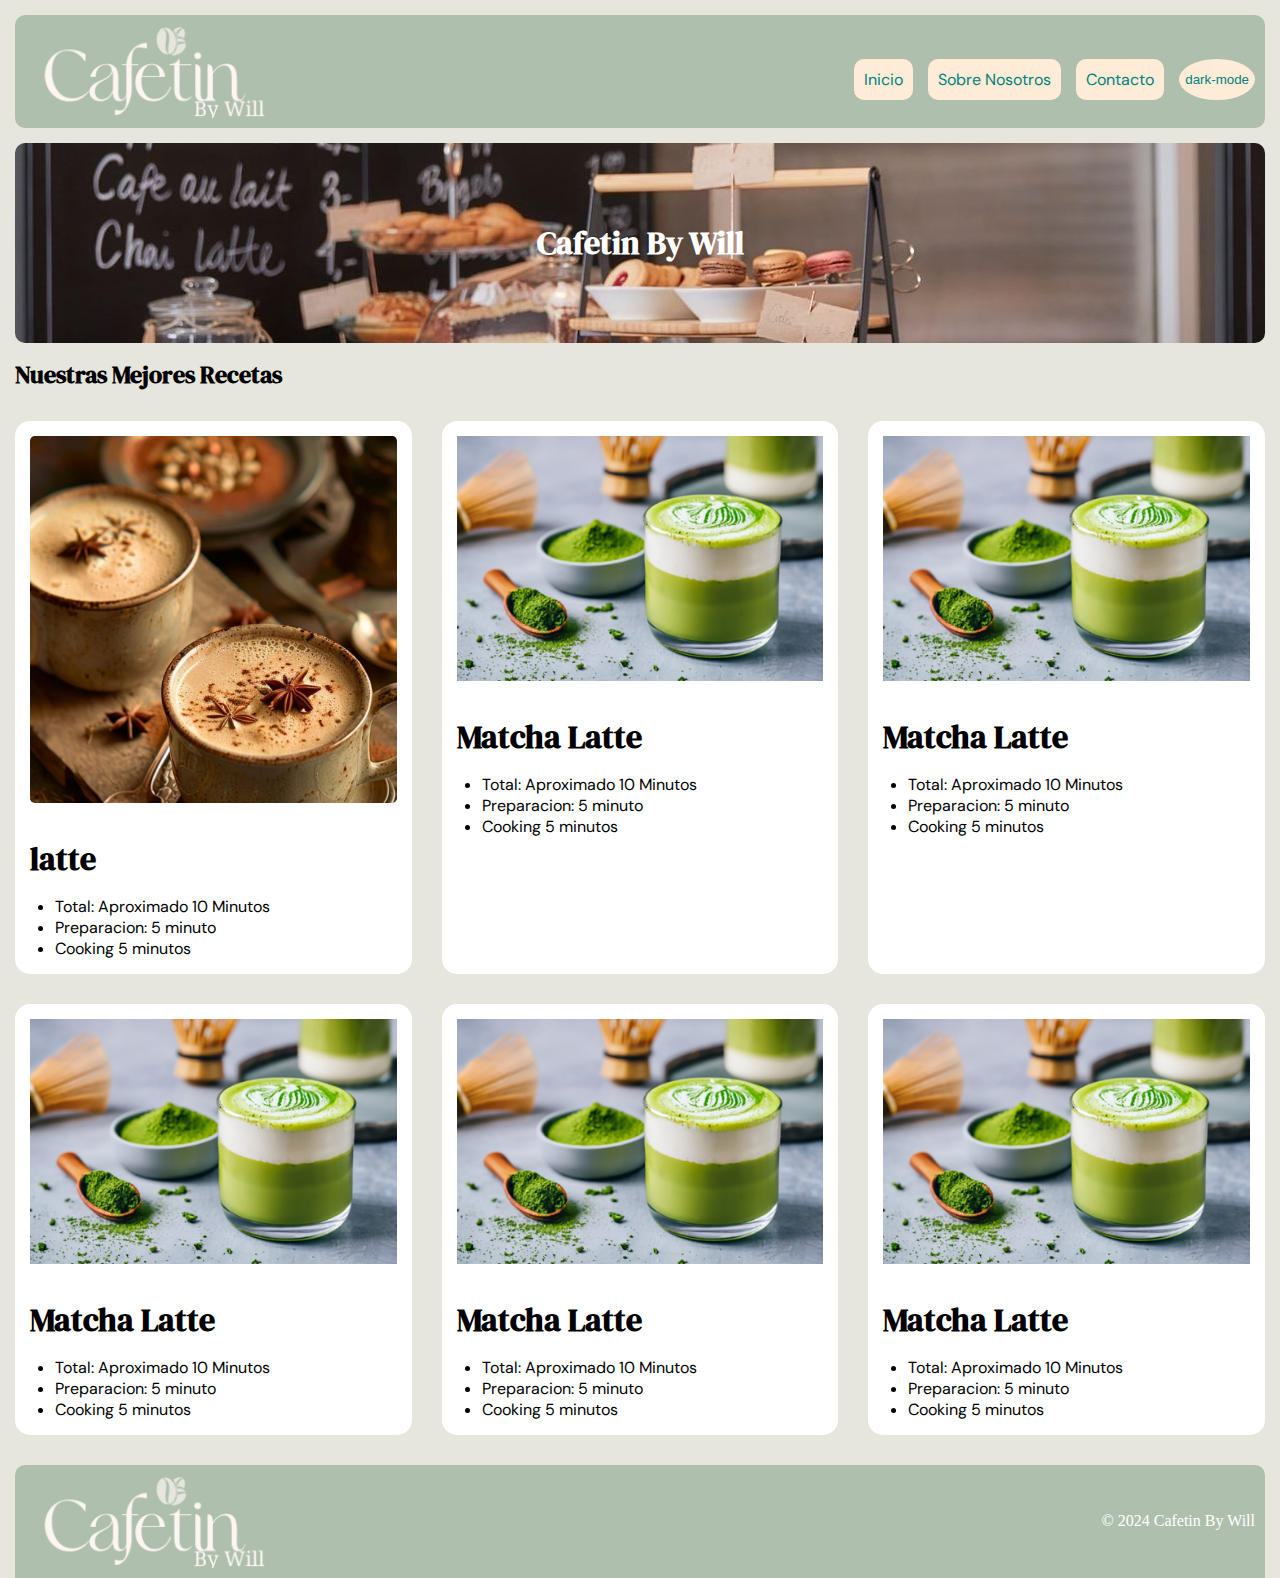
<file: index.html>
<!DOCTYPE html>
<html lang="es">
  <head>
    <meta charset="UTF-8" />
    <meta name="viewport" content="width=device-width, initial-scale=1.0" />
    <title>home_real</title>
    <link rel="stylesheet" href="./css/home_real.css" />
  </head>
  <body>
    <header>
      <img id="logo_1" src="./img/Will (1)-Photoroom.png" alt="cafetin" />
      <nav id="nav_1">
        <a href="#">Inicio</a>
        <a href="#">Sobre Nosotros</a>
        <a href="./form.html">Contacto</a>
        <button id="modo_dark">dark-mode</button>
      </nav>
    </header>
    <div id="foto_con_nombre">
      <h1>Cafetin By Will</h1>
    </div>

    <h2>Nuestras Mejores Recetas</h2>
    <div id="contenedor">
      <article>
        <img src="./img/foto_late.jpg" alt="" />
        <h1><a href="./receta.html">latte</a></h1>
        <ul class="ul_1">
          <li>Total: Aproximado 10 Minutos</li>
          <li>Preparacion: 5 minuto</li>
          <li>Cooking 5 minutos</li>
        </ul>
      </article>
      <article>
        <img src="./img/foto_matcha_latte.jpg" alt="" />
        <h1>Matcha Latte</h1>
        <ul class="ul_1">
          <li>Total: Aproximado 10 Minutos</li>
          <li>Preparacion: 5 minuto</li>
          <li>Cooking 5 minutos</li>
        </ul>
      </article>
      <article>
        <img src="./img/foto_matcha_latte.jpg" alt="" />
        <h1>Matcha Latte</h1>
        <ul class="ul_1">
          <li>Total: Aproximado 10 Minutos</li>
          <li>Preparacion: 5 minuto</li>
          <li>Cooking 5 minutos</li>
        </ul>
      </article>
      <article>
        <img src="./img/foto_matcha_latte.jpg" alt="" />
        <h1>Matcha Latte</h1>
        <ul class="ul_1">
          <li>Total: Aproximado 10 Minutos</li>
          <li>Preparacion: 5 minuto</li>
          <li>Cooking 5 minutos</li>
        </ul>
      </article>
      <article>
        <img src="./img/foto_matcha_latte.jpg" alt="" />
        <h1>Matcha Latte</h1>
        <ul class="ul_1">
          <li>Total: Aproximado 10 Minutos</li>
          <li>Preparacion: 5 minuto</li>
          <li>Cooking 5 minutos</li>
        </ul>
      </article>
      <article>
        <img src="./img/foto_matcha_latte.jpg" alt="" />
        <h1>Matcha Latte</h1>
        <ul class="ul_1">
          <li>Total: Aproximado 10 Minutos</li>
          <li>Preparacion: 5 minuto</li>
          <li>Cooking 5 minutos</li>
        </ul>
      </article>
    </div>
    <footer>
      <img id="logo_2" src="./img/Will (1)-Photoroom.png" alt="cafetin" />
      <nav id="nav_2">
        <p>© 2024 Cafetin By Will</p>
      </nav>
    </footer>
    <script src="./js/scripts.js"></script>
  </body>
</html>
</file>
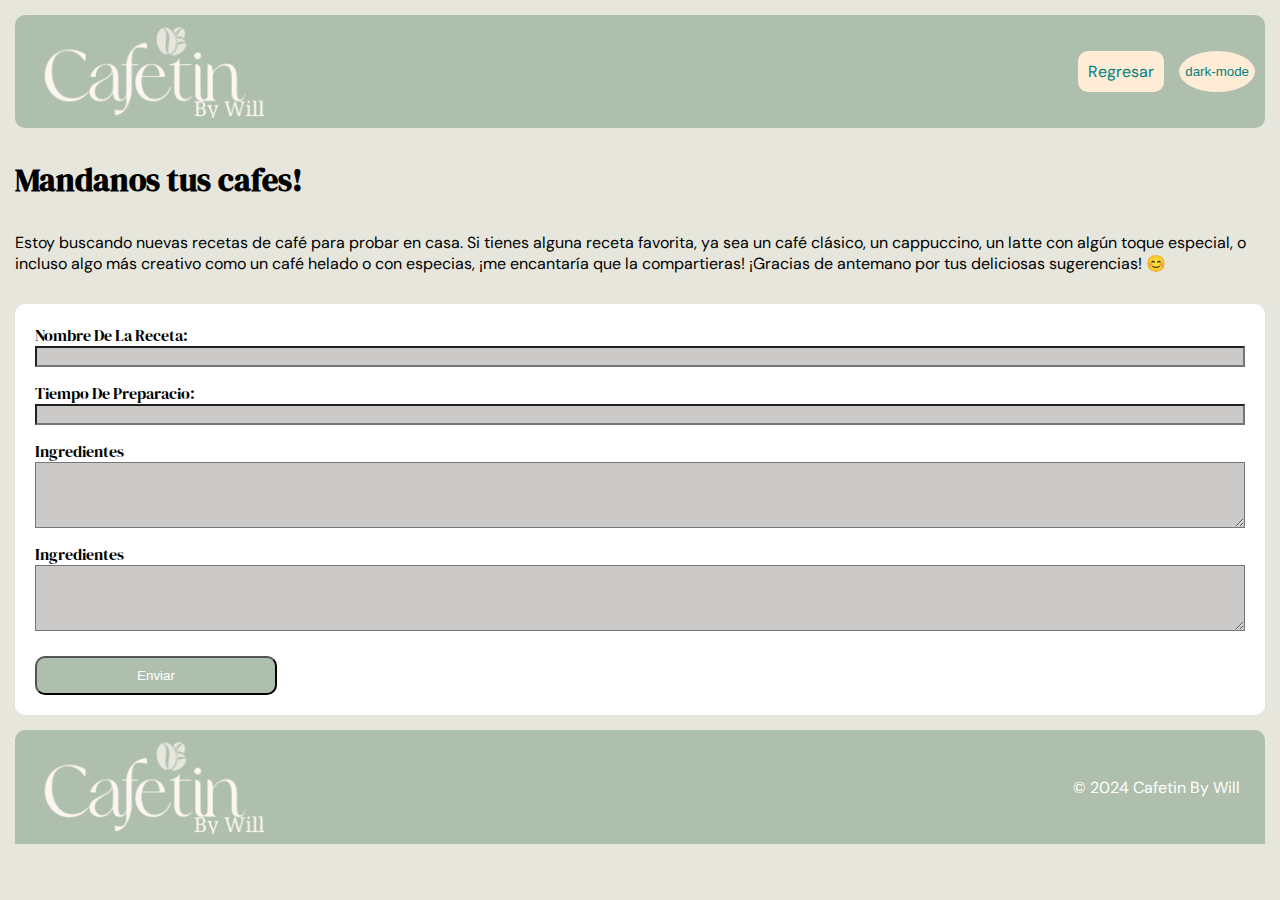
<file: form.html>
<!DOCTYPE html>
<html lang="es">
  <head>
    <meta charset="UTF-8" />
    <meta name="viewport" content="width=device-width, initial-scale=1.0" />
    <title>form</title>
    <link rel="stylesheet" href="./css/home.css" />
  </head>
  <body>
    <header>
      <img id="logo_1" src="./img/Will (1)-Photoroom.png" alt="cafetin" />
      <nav id="nav_1">
        <a href="./index.html">Regresar</a>
        <button id="modo_dark">dark-mode</button>
      </nav>
    </header>

    <h1>Mandanos tus cafes!</h1>
    <p>
      Estoy buscando nuevas recetas de café para probar en casa. Si tienes
      alguna receta favorita, ya sea un café clásico, un cappuccino, un latte
      con algún toque especial, o incluso algo más creativo como un café helado
      o con especias, ¡me encantaría que la compartieras! ¡Gracias de antemano
      por tus deliciosas sugerencias! 😊
    </p>
    <div id="color_form">
      <form id="contenedor" action="/submit" method="post">
        <div>
          <label for="nombre">Nombre De La Receta:</label>
          <input type="text" id="nombre" name="nombre" required />
        </div>
        <div>
          <label for="nombre">Tiempo De Preparacio:</label>
          <input type="text" id="nombre" name="nombre" required />
        </div>
        <div>
          <label for="opinion">Ingredientes</label>
          <textarea id="opinion" name="opinion" rows="4" required></textarea>
        </div>
        <div>
          <label for="opinion">Ingredientes</label>
          <textarea id="opinion" name="opinion" rows="4" required></textarea>
        </div>
        <button type="submit">Enviar</button>
      </form>
    </div>
    <footer>
      <img id="logo_2" src="./img/Will (1)-Photoroom.png" alt="cafetin" />
      <nav id="nav_2">
        <p>© 2024 Cafetin By Will</p>
      </nav>
    </footer>
    <script src="./js/scripts.js"></script>
  </body>
</html>
</file>
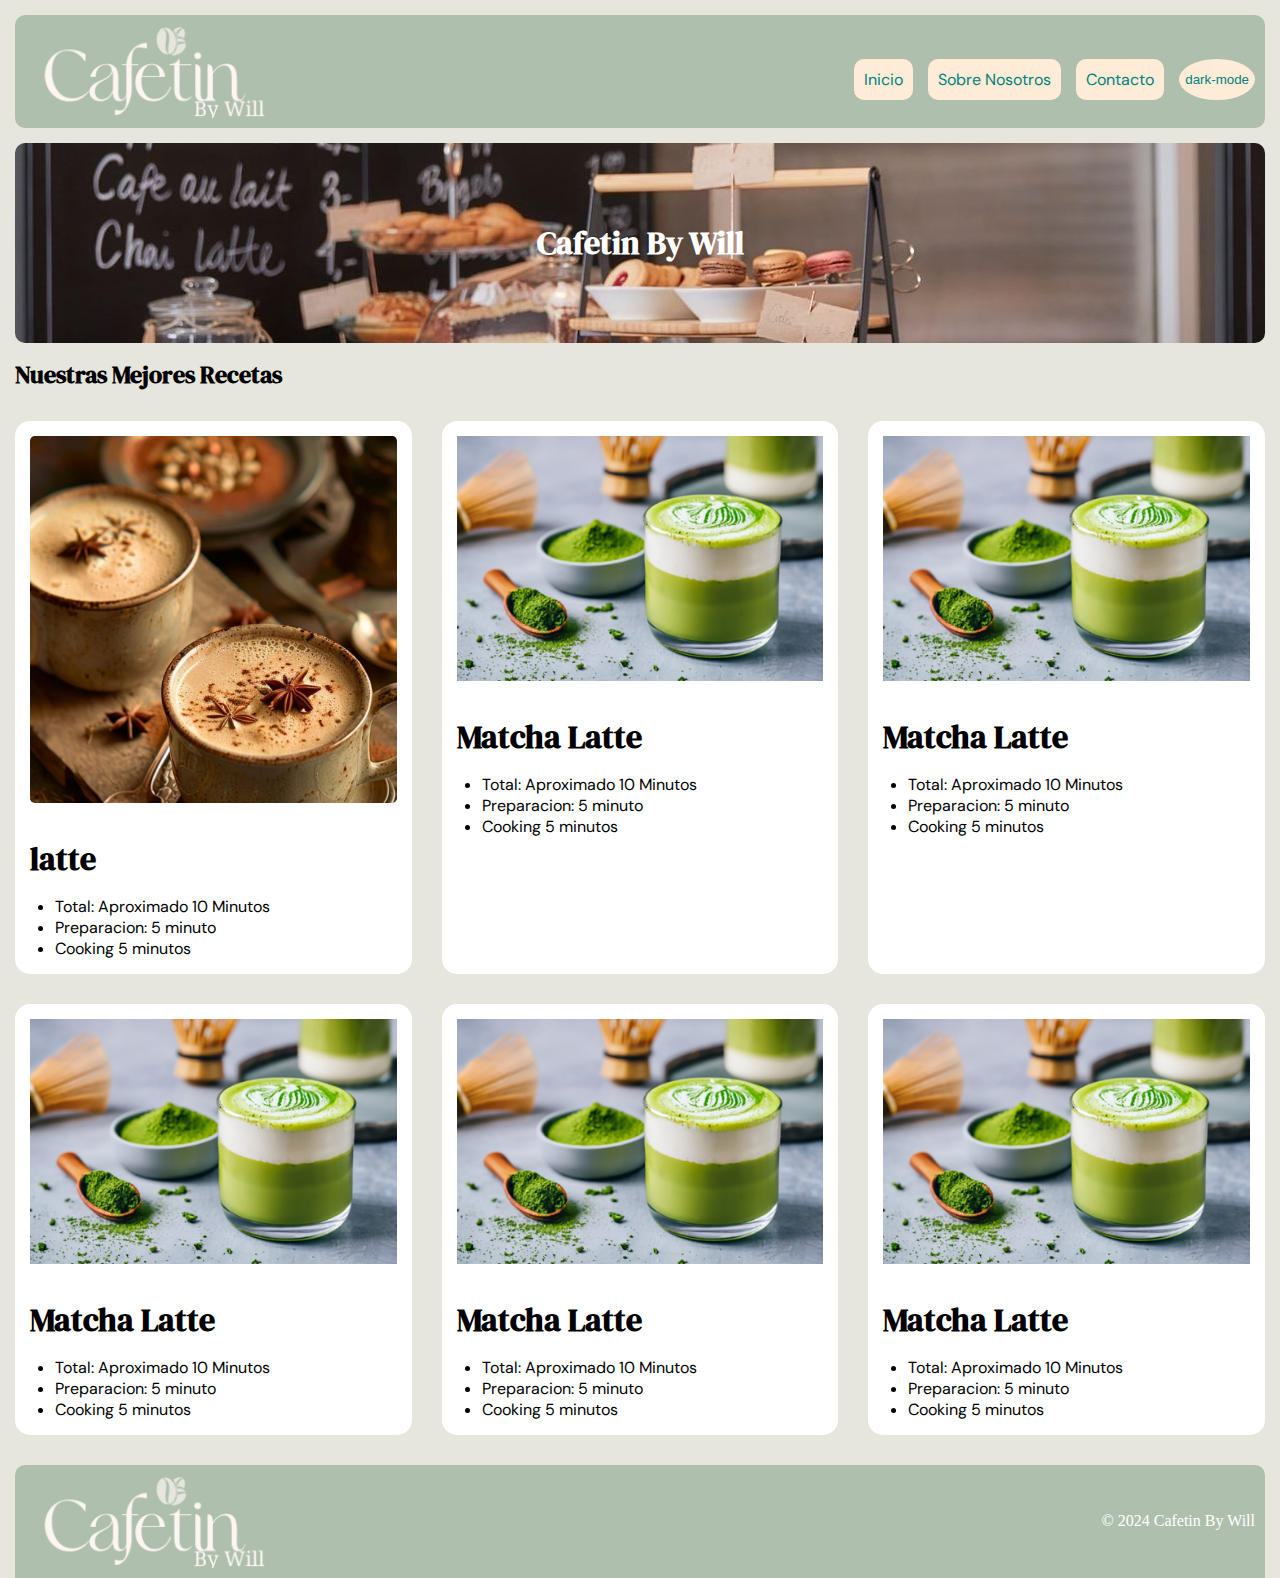
<file: home.html>
<!DOCTYPE html>
<html lang="es">
  <head>
    <meta charset="UTF-8" />
    <meta name="viewport" content="width=device-width, initial-scale=1.0" />
    <title>home_real</title>
    <link rel="stylesheet" href="/css/home_real.css" />
  </head>
  <body>
    <header>
      <img id="logo_1" src="./img/Will (1)-Photoroom.png" alt="cafetin" />
      <nav id="nav_1">
        <a href="#">Inicio</a>
        <a href="#">Sobre Nosotros</a>
        <a href="./form.html">Contacto</a>
        <button id="modo_dark">dark-mode</button>
      </nav>
    </header>
    <div id="foto_con_nombre">
      <h1>Cafetin By Will</h1>
    </div>

    <h2>Nuestras Mejores Recetas</h2>
    <div id="contenedor">
      <article>
        <img src="./img/foto_late.jpg" alt="" />
        <h1><a href="./receta.html">latte</a></h1>
        <ul class="ul_1">
          <li>Total: Aproximado 10 Minutos</li>
          <li>Preparacion: 5 minuto</li>
          <li>Cooking 5 minutos</li>
        </ul>
      </article>
      <article>
        <img src="./img/foto_matcha_latte.jpg" alt="" />
        <h1>Matcha Latte</h1>
        <ul class="ul_1">
          <li>Total: Aproximado 10 Minutos</li>
          <li>Preparacion: 5 minuto</li>
          <li>Cooking 5 minutos</li>
        </ul>
      </article>
      <article>
        <img src="./img/foto_matcha_latte.jpg" alt="" />
        <h1>Matcha Latte</h1>
        <ul class="ul_1">
          <li>Total: Aproximado 10 Minutos</li>
          <li>Preparacion: 5 minuto</li>
          <li>Cooking 5 minutos</li>
        </ul>
      </article>
      <article>
        <img src="./img/foto_matcha_latte.jpg" alt="" />
        <h1>Matcha Latte</h1>
        <ul class="ul_1">
          <li>Total: Aproximado 10 Minutos</li>
          <li>Preparacion: 5 minuto</li>
          <li>Cooking 5 minutos</li>
        </ul>
      </article>
      <article>
        <img src="./img/foto_matcha_latte.jpg" alt="" />
        <h1>Matcha Latte</h1>
        <ul class="ul_1">
          <li>Total: Aproximado 10 Minutos</li>
          <li>Preparacion: 5 minuto</li>
          <li>Cooking 5 minutos</li>
        </ul>
      </article>
      <article>
        <img src="./img/foto_matcha_latte.jpg" alt="" />
        <h1>Matcha Latte</h1>
        <ul class="ul_1">
          <li>Total: Aproximado 10 Minutos</li>
          <li>Preparacion: 5 minuto</li>
          <li>Cooking 5 minutos</li>
        </ul>
      </article>
    </div>
    <footer>
      <img id="logo_2" src="./img/Will (1)-Photoroom.png" alt="cafetin" />
      <nav id="nav_2">
        <p>© 2024 Cafetin By Will</p>
      </nav>
    </footer>
    <script src="./js/scripts.js"></script>
  </body>
</html>
</file>
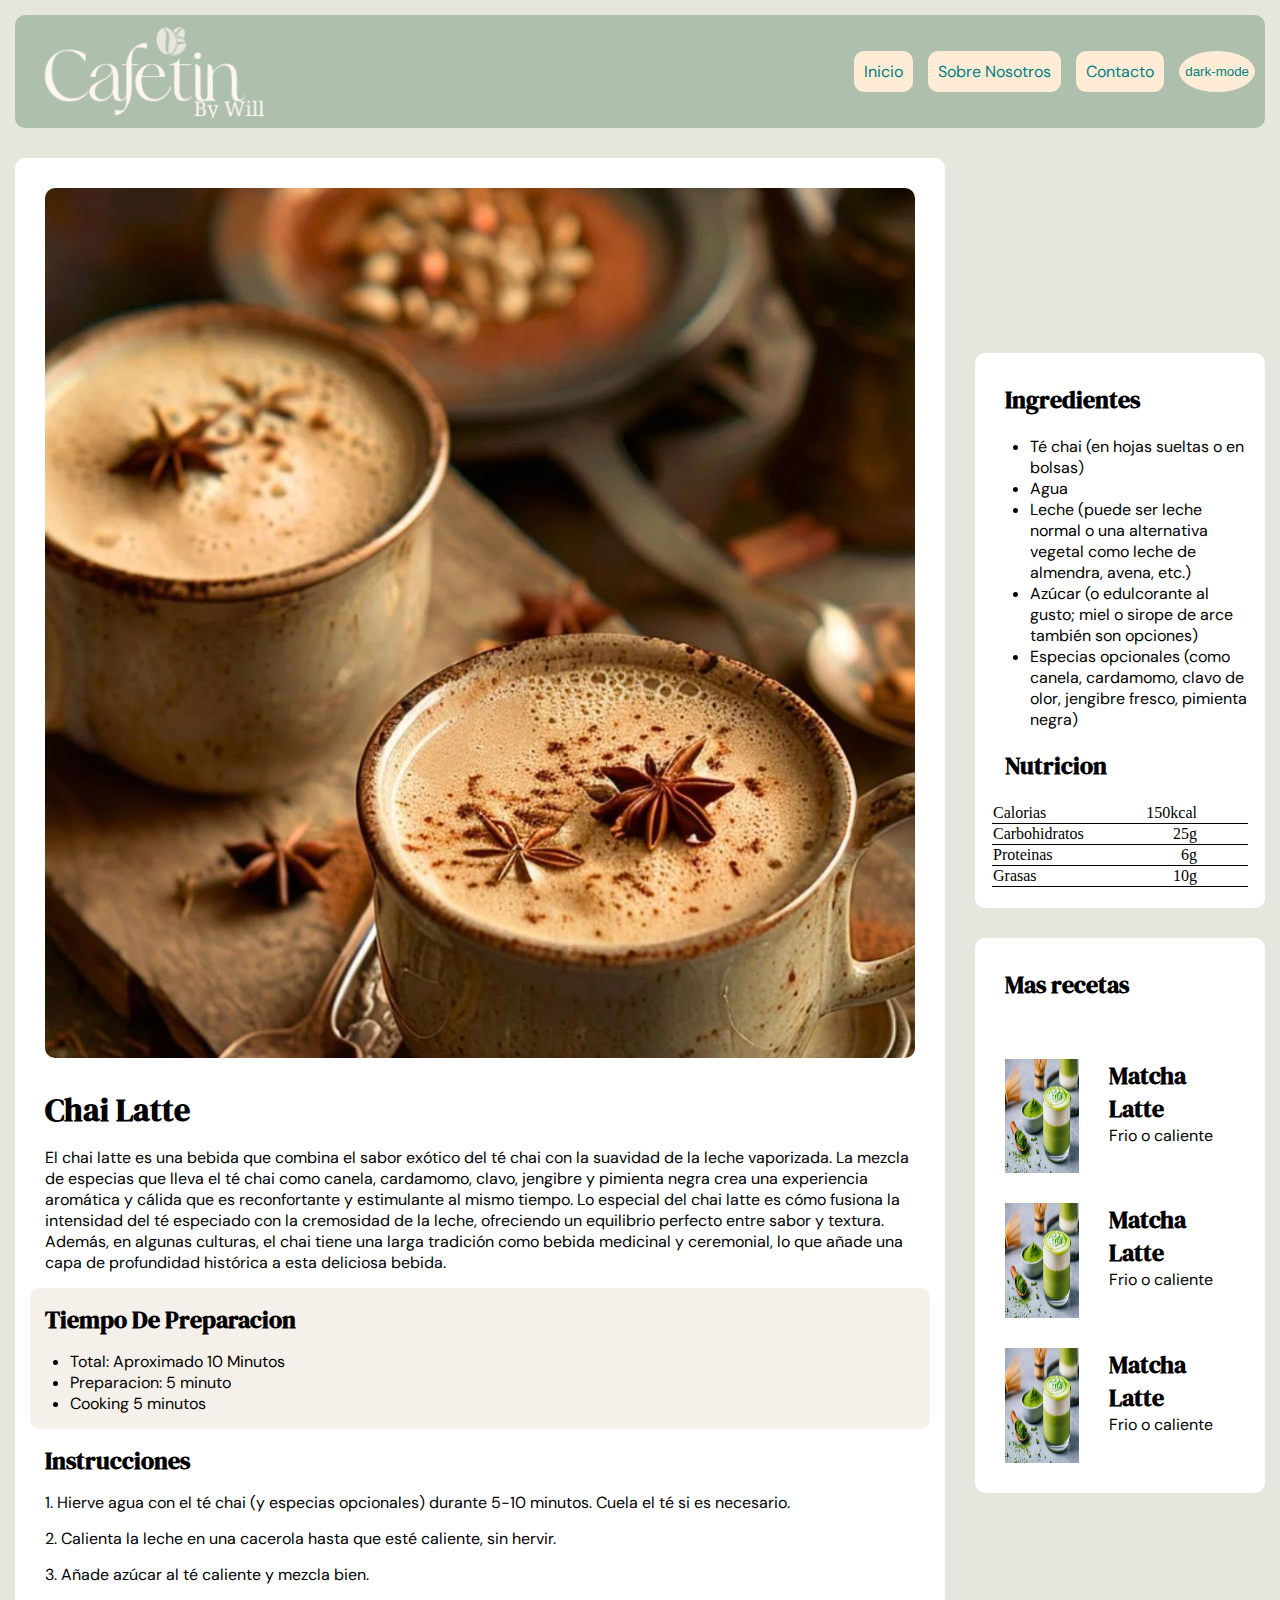
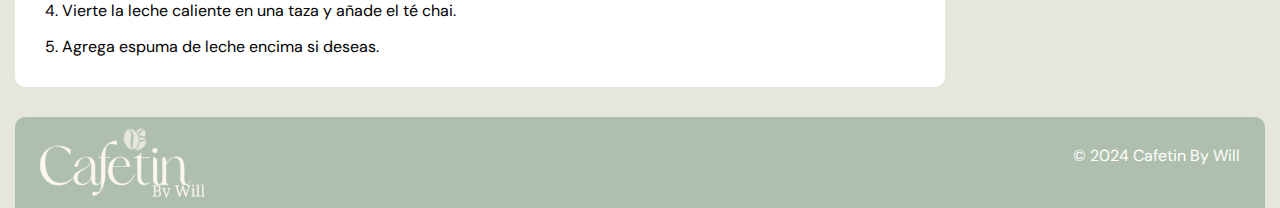
<file: receta.html>
<!DOCTYPE html>
<html lang="es">
  <head>
    <meta charset="UTF-8" />
    <meta name="viewport" content="width=device-width, initial-scale=1.0" />
    <title>proyecto_v2</title>
    <link rel="stylesheet" href="./css/styles.css" />
  </head>
  <body>
    <header>
      <img id="logo_1" src="./img/Will (1)-Photoroom.png" alt="cafetin" />
      <nav id="nav_1">
        <a href="./index.html">Inicio</a>
        <a href="#">Sobre Nosotros</a>
        <a href="#">Contacto</a>
        <button id="modo_dark">dark-mode</button>
      </nav>
    </header>
    <div id="contenedor">
      <main>
        <div id="imagen_1">
          <img src="./img/foto_late.jpg" alt="foto_cafe" />
        </div>

        <h1>Chai Latte</h1>

        <p>
          El chai latte es una bebida que combina el sabor exótico del té chai
          con la suavidad de la leche vaporizada. La mezcla de especias que
          lleva el té chai como canela, cardamomo, clavo, jengibre y pimienta
          negra crea una experiencia aromática y cálida que es reconfortante y
          estimulante al mismo tiempo. Lo especial del chai latte es cómo
          fusiona la intensidad del té especiado con la cremosidad de la leche,
          ofreciendo un equilibrio perfecto entre sabor y textura. Además, en
          algunas culturas, el chai tiene una larga tradición como bebida
          medicinal y ceremonial, lo que añade una capa de profundidad histórica
          a esta deliciosa bebida.
        </p>

        <div id="h2_1">
          <h2>Tiempo De Preparacion</h2>
          <ul id="ul_1">
            <li>Total: Aproximado 10 Minutos</li>
            <li>Preparacion: 5 minuto</li>
            <li>Cooking 5 minutos</li>
          </ul>
        </div>
        <div>
          <h2>Instrucciones</h2>
          <p>
            1. Hierve agua con el té chai (y especias opcionales) durante 5-10
            minutos. Cuela el té si es necesario.
          </p>
          <p>
            2. Calienta la leche en una cacerola hasta que esté caliente, sin
            hervir.
          </p>
          <p>3. Añade azúcar al té caliente y mezcla bien.</p>
          <p>4. Vierte la leche caliente en una taza y añade el té chai.</p>
          <p>5. Agrega espuma de leche encima si deseas.</p>
        </div>
      </main>
      <aside>
        <h2>Ingredientes</h2>
        <ul id="ul_2">
          <li>Té chai (en hojas sueltas o en bolsas)</li>
          <li>Agua</li>
          <li>
            Leche (puede ser leche normal o una alternativa vegetal como leche
            de almendra, avena, etc.)
          </li>
          <li>
            Azúcar (o edulcorante al gusto; miel o sirope de arce también son
            opciones)
          </li>
          <li>
            Especias opcionales (como canela, cardamomo, clavo de olor, jengibre
            fresco, pimienta negra)
          </li>
        </ul>
        <h2>Nutricion</h2>

        <table>
          <tr class="tr_1">
            <td>Calorias</td>
            <td>150kcal</td>
          </tr>
          <tr class="tr_1">
            <td>Carbohidratos</td>
            <td>25g</td>
          </tr>
          <tr class="tr_1">
            <td>Proteinas</td>
            <td>6g</td>
          </tr>
          <tr class="tr_1">
            <td>Grasas</td>
            <td>10g</td>
          </tr>
        </table>
      </aside>

      <section>
        <h2>Mas recetas</h2>
        <div class="recetas">
          <img src="./img/foto_matcha_latte.jpg" alt="" />
          <div>
            <h2 class="h2_especial">Matcha Latte</h2>
            <p>Frio o caliente</p>
          </div>
        </div>

        <div class="recetas">
          <img src="./img/foto_matcha_latte.jpg" alt="" />
          <div>
            <h2 class="h2_especial">Matcha Latte</h2>
            <p>Frio o caliente</p>
          </div>
        </div>

        <div class="recetas">
          <img src="./img/foto_matcha_latte.jpg" alt="" />
          <div>
            <h2 class="h2_especial">Matcha Latte</h2>
            <p>Frio o caliente</p>
          </div>
        </div>
      </section>
    </div>
    <footer>
      <img id="logo_2" src="./img/Will (1)-Photoroom.png" alt="cafetin" />
      <nav id="nav_2">
        <p>© 2024 Cafetin By Will</p>
      </nav>
    </footer>
    <script src="./js/scripts.js"></script>
  </body>
</html>
</file>
<file: css/home_real.css>
@import url("https://fonts.googleapis.com/css2?family=DM+Sans:opsz,wght@9..40,100..1000&family=DM+Serif+Display:ital@0;1&display=swap");

@import url("https://fonts.googleapis.com/css2?family=DM+Sans:opsz,wght@9..40,100..1000&family=DM+Serif+Display:ital@0;1&display=swap");

:root {
  --lyric_1: "DM Serif Display", serif;
  --lyric_2: "DM Sans", sans-serif;
}

* {
  box-sizing: border-box;
  margin: 0;
}

body {
  background-color: #e6e6dd;
}

#modo_dark {
  border-radius: 50%;
  background-color: #ffecd6 ;
  border: 0;
  color: #008080; ;
}
.dark_mode {
  background-color: black;
}

@media (0px <= width <= 768px) {
  header {
    background-color: #afbfae;
    display: flex;
    justify-content: space-between;
    flex-direction: column;
    align-items: center;
    margin: 15px;
    padding: 10px;
    border-radius: 10px;
  }

  #logo_1 {
    width: 40%;
  }

  #nav_1 {
    display: flex;
    gap: 15px;
    padding-top: 15px;
  }

  #nav_1 a {
    text-decoration: none;
    color: #008080;
    background-color: #ffecd6;
    padding: 10px;
    border-radius: 10px;
    font-family: var(--lyric_2);
  }

  #foto_con_nombre {
    background-image: url("../img/foto_v2.jpg");
    height: 200px;
    margin: 15px;
    color: white;
    display: flex;
    justify-content: center;
    align-items: center;
    border-radius: 10px;
    font-family: var(--lyric_1);
  }
  h2,
  h1 {
    margin: 15px;
    font-family: var(--lyric_1);
  }
  #contenedor {
    display: grid;
  }

  article {
    background-color: white;
    margin: 15px;
    border-radius: 15px;
  }
  article img {
    width: 100%;
    padding: 15px;
    border-radius: 5%;
  }

  .ul_1 {
    font-family: var(--lyric_2);
    padding-bottom: 15px;
  }

  footer {
    background-color: #afbfae;
    display: flex;
    justify-content: space-between;
    margin: 15px;
    margin-bottom: 0;
    padding: 10px;
    border-radius: 10px;
    border-bottom-left-radius: 0;
    border-bottom-right-radius: 0;
  }

  #logo_2 {
    width: 40%;
  }

  #nav_2 {
    display: flex;
    align-items: center;
    color: white;
  }
}
@media (769px <= width <= 1279px) {
  header {
    background-color: #afbfae;
    display: flex;
    justify-content: space-between;
    flex-direction: row;
    align-items: center;
    margin: 15px;
    padding: 10px;
    border-radius: 10px;
  }

  #logo_1 {
    width: 20%;
  }

  #nav_1 {
    display: flex;
    gap: 15px;
    padding-top: 15px;
  }

  #nav_1 a {
    text-decoration: none;
    color: #008080;
    background-color: #ffecd6;
    padding: 10px;
    border-radius: 10px;
    font-family: var(--lyric_2);
  }

  #foto_con_nombre {
    background-image: url("../img/foto_v2.jpg");
    height: 200px;
    margin: 15px;
    color: white;
    display: flex;
    justify-content: center;
    align-items: center;
    border-radius: 10px;
    font-family: var(--lyric_1);
  }
  h2,
  h1 {
    margin: 15px;
    font-family: var(--lyric_1);
  }
  #contenedor {
    display: grid;
    grid-template-columns: repeat(2, 1fr);
  }

  article {
    background-color: white;
    margin: 15px;
    border-radius: 15px;
  }
  article img {
    width: 100%;
    padding: 15px;
    border-radius: 5%;
  }

  .ul_1 {
    font-family: var(--lyric_2);
    padding-bottom: 15px;
  }

  footer {
    background-color: #afbfae;
    display: flex;
    justify-content: space-between;
    margin: 15px;
    margin-bottom: 0;
    padding: 10px;
    border-radius: 10px;
    border-bottom-left-radius: 0;
    border-bottom-right-radius: 0;
  }

  #logo_2 {
    width: 20%;
  }

  #nav_2 {
    display: flex;
    align-items: center;
    color: white;
  }
}

@media (1270px <= width) {
  header {
    background-color: #afbfae;
    display: flex;
    justify-content: space-between;
    flex-direction: row;
    align-items: center;
    margin: 15px;
    padding: 10px;
    border-radius: 10px;
  }

  #logo_1 {
    width: 20%;
  }

  #nav_1 {
    display: flex;
    gap: 15px;
    padding-top: 15px;
  }

  #nav_1 a {
    text-decoration: none;
    color: #008080;
    background-color: #ffecd6;
    padding: 10px;
    border-radius: 10px;
    font-family: var(--lyric_2);
  }

  #foto_con_nombre {
    background-image: url("../img/foto_v2.jpg");
    height: 200px;
    margin: 15px;
    color: white;
    display: flex;
    justify-content: center;
    align-items: center;
    border-radius: 10px;
    font-family: var(--lyric_1);
  }
  h2,
  h1 {
    margin: 15px;
    font-family: var(--lyric_1);
  }
  #contenedor {
    display: grid;
    grid-template-columns: repeat(3, 1fr);
  }

  article {
    background-color: white;
    margin: 15px;
    border-radius: 15px;
  }
  article img {
    width: 100%;
    padding: 15px;
    border-radius: 5%;
  }

  .ul_1 {
    font-family: var(--lyric_2);
    padding-bottom: 15px;
  }

  footer {
    background-color: #afbfae;
    display: flex;
    justify-content: space-between;
    margin: 15px;
    margin-bottom: 0;
    padding: 10px;
    border-radius: 10px;
    border-bottom-left-radius: 0;
    border-bottom-right-radius: 0;
  }

  #logo_2 {
    width: 20%;
  }

  #nav_2 {
    display: flex;
    align-items: center;
    color: white;
  }
  a {
    text-decoration: none;
    color: black;
  };
}
</file>
<file: css/home.css>
@import url("https://fonts.googleapis.com/css2?family=DM+Sans:opsz,wght@9..40,100..1000&family=DM+Serif+Display:ital@0;1&display=swap");

@import url("https://fonts.googleapis.com/css2?family=DM+Sans:opsz,wght@9..40,100..1000&family=DM+Serif+Display:ital@0;1&display=swap");

:root {
  --lyric_1: "DM Serif Display", serif;
  --lyric_2: "DM Sans", sans-serif;
}

* {
  box-sizing: border-box;
  margin: 0;
}

body {
  background-color: #e6e6dd;
}

#modo_dark {
  border-radius: 50%;
  background-color: #ffecd6 ;
  border: 0;
  color: #008080; ;
}
.dark_mode {
  background-color: black;
  color: white;
}

@media (0px <= width <= 768px) {
  header {
    background-color: #afbfae;
    display: flex;
    justify-content: space-between;
    flex-direction: row;
    align-items: center;
    margin: 15px;
    padding: 10px;
    border-radius: 10px;
  }

  #logo_1 {
    width: 40%;
  }

  #nav_1 {
    display: flex;
    gap: 15px;
  }

  #nav_1 a {
    text-decoration: none;
    color: #008080;
    background-color: #ffecd6;
    padding: 10px;
    border-radius: 10px;
    font-family: var(--lyric_2);
  }
  #contenedor {
    display: flex;
    flex-direction: column;
    padding: 10px;
    gap: 15px;
  }
  #color_form {
    background-color: white;
    padding: 10px;
    margin: 15px;
    border-radius: 10px;
  }
  #contenedor div {
    display: flex;
    flex-direction: column;
  }
  #contenedor button {
    margin-top: 10px;
    width: 20%;
    padding: 10px;
    background-color: #afbfae;
    border-radius: 10px;
    color: white;
  }
  #contenedor label {
    font-family: var(--lyric_1);
    color: black;
  }
  input,
  textarea {
    background-color: rgb(204, 201, 201);
  }
  h1 {
    padding: 15px;
    font-family: var(--lyric_1);
  }
  p {
    padding: 15px;
    font-family: var(--lyric_2);
  }
  footer {
    background-color: #afbfae;
    display: flex;
    justify-content: space-between;
    margin: 15px;
    margin-bottom: 0;
    padding: 10px;
    border-radius: 10px;
    border-bottom-left-radius: 0;
    border-bottom-right-radius: 0;
  }

  #logo_2 {
    width: 40%;
  }

  #nav_2 {
    display: flex;
    align-items: center;
    color: white;
  }
}

@media (769px <= width <= 1269px) {
  header {
    background-color: #afbfae;
    display: flex;
    justify-content: space-between;
    flex-direction: row;
    align-items: center;
    margin: 15px;
    padding: 10px;
    border-radius: 10px;
  }

  #logo_1 {
    width: 20%;
  }

  #nav_1 {
    display: flex;
    gap: 15px;
  }

  #nav_1 a {
    text-decoration: none;
    color: #008080;
    background-color: #ffecd6;
    padding: 10px;
    border-radius: 10px;
    font-family: var(--lyric_2);
  }
  #contenedor {
    display: flex;
    flex-direction: column;
    padding: 10px;
    gap: 15px;
  }
  #color_form {
    background-color: white;
    padding: 10px;
    margin: 15px;
    border-radius: 10px;
  }
  #contenedor div {
    display: flex;
    flex-direction: column;
  }
  #contenedor button {
    margin-top: 10px;
    width: 20%;
    padding: 10px;
    background-color: #afbfae;
    border-radius: 10px;
    color: white;
  }
  #contenedor label {
    font-family: var(--lyric_1);
  }
  input,
  textarea {
    background-color: rgb(204, 201, 201);
  }
  h1 {
    padding: 15px;
    font-family: var(--lyric_1);
  }
  p {
    padding: 15px;
    font-family: var(--lyric_2);
  }
  footer {
    background-color: #afbfae;
    display: flex;
    justify-content: space-between;
    margin: 15px;
    margin-bottom: 0;
    padding: 10px;
    border-radius: 10px;
    border-bottom-left-radius: 0;
    border-bottom-right-radius: 0;
  }

  #logo_2 {
    width: 20%;
  }

  #nav_2 {
    display: flex;
    align-items: center;
    color: white;
  }
}

@media (1270px <= width ) {
    header {
        background-color: #afbfae;
        display: flex;
        justify-content: space-between;
        flex-direction: row;
        align-items: center;
        margin: 15px;
        padding: 10px;
        border-radius: 10px;
      }
    
      #logo_1 {
        width: 20%;
      }
    
      #nav_1 {
        display: flex;
        gap: 15px;
      }
    
      #nav_1 a {
        text-decoration: none;
        color: #008080;
        background-color: #ffecd6;
        padding: 10px;
        border-radius: 10px;
        font-family: var(--lyric_2);
      }
      #contenedor {
        display: flex;
        flex-direction: column;
        padding: 10px;
        gap: 15px;
        width: 100%;
    
      }
      #color_form {
        display: flex;
        background-color: white;
        padding: 10px;
        margin: 15px;
        border-radius: 10px;

      }
      #contenedor div {
        display: flex;
        flex-direction: column;

      }
      #contenedor button {
        margin-top: 10px;
        width: 20%;
        padding: 10px;
        background-color: #afbfae;
        border-radius: 10px;
        color: white;
      }
      #contenedor label {
        font-family: var(--lyric_1);
      }
      input,
      textarea {
        background-color: rgb(204, 201, 201);
      }
      h1 {
        padding: 15px;
        font-family: var(--lyric_1);
      }
      p {
        padding: 15px;
        font-family: var(--lyric_2);
      }
      footer {
        background-color: #afbfae;
        display: flex;
        justify-content: space-between;
        margin: 15px;
        margin-bottom: 0;
        padding: 10px;
        border-radius: 10px;
        border-bottom-left-radius: 0;
        border-bottom-right-radius: 0;
      }
    
      #logo_2 {
        width: 20%;
      }
    
      #nav_2 {
        display: flex;
        align-items: center;
        color: white;
      }
}
</file>
<file: css/styles.css>
@import url("https://fonts.googleapis.com/css2?family=DM+Sans:opsz,wght@9..40,100..1000&family=DM+Serif+Display:ital@0;1&display=swap");

@import url("https://fonts.googleapis.com/css2?family=DM+Sans:opsz,wght@9..40,100..1000&family=DM+Serif+Display:ital@0;1&display=swap");

:root {
  --lyric_1: "DM Serif Display", serif;
  --lyric_2: "DM Sans", sans-serif;
}

* {
  box-sizing: border-box;
  margin: 0;
}
body {
  background-color: #e6e6dd;
}

#modo_dark {
  border-radius: 50%;
  background-color: #ffecd6 ;
  border: 0;
  color: #008080; ;
}
.dark_mode {
  background-color: black;
}

@media (0px <= width <= 768px) {
  header {
    background-color: #afbfae;
    display: flex;
    justify-content: space-between;
    flex-direction: column;
    align-items: center;
    margin: 15px;
    padding: 10px;
    border-radius: 10px;
    gap: 15px;
  }

  #logo_1 {
    width: 40%;
  }

  #nav_1 {
    display: flex;
    gap: 15px;
  }

  #nav_1 a {
    text-decoration: none;
    color: #008080;
    background-color: #ffecd6;
    padding: 10px;
    border-radius: 10px;
    font-family: var(--lyric_2);
  }

  #imagen_1 {
    display: flex;
    justify-content: center;
    margin: 15px;
  }

  #imagen_1 img {
    width: 100%;
    border-radius: 10px;
  }

  main {
    background-color: white;
    padding: 15px;
    margin: 15px;
    border-radius: 10px;
  }

  h1,
  h2 {
    font-family: var(--lyric_1);
    padding: 15px;
  }

  #h2_1 {
    background-color: #f5e5d1;
    border-radius: 10px;
  }

  #ul_1 {
    padding-bottom: 15px;
    font-family: var(--lyric_2);
  }

  p {
    padding: 15px;
    padding-top: 0;
    font-family: var(--lyric_2);
  }

  aside {
    background-color: white;
    padding: 15px;
    margin: 15px;
    border-radius: 10px;
  }

  #ul_2 {
    font-family: var(--lyric_2);
  }

  table {
    width: 100%;
  }

  .tr_1 {
    display: flex;
    justify-content: space-between;
    border-bottom: 1px solid black;
  }

  section {
    background-color: white;
    padding: 15px;
    margin: 15px;
    border-radius: 10px;
  }
  .recetas {
    display: flex;
  }

  .recetas img {
    width: 40%;
    padding: 15px;
  }

  .h2_especial {
    padding-bottom: 0;
  }

  footer {
    background-color: #afbfae;
    display: flex;
    justify-content: space-between;
    margin: 15px;
    margin-bottom: 0;
    padding: 10px;
    border-radius: 10px;
    border-bottom-left-radius: 0;
    border-bottom-right-radius: 0;
  }

  #logo_2 {
    width: 40%;
  }

  #nav_2 {
    display: flex;
    align-items: center;
    color: white;
  }
}

@media (769px <= width <= 1279px) {
  header {
    background-color: #afbfae;
    display: flex;
    justify-content: space-between;
    flex-direction: row;
    align-items: center;
    margin: 15px;
    padding: 10px;
    border-radius: 10px;
    gap: 15px;
  }

  #logo_1 {
    width: 20%;
  }

  #nav_1 {
    display: flex;
    gap: 15px;
  }

  #nav_1 a {
    text-decoration: none;
    color: #008080;
    background-color: #ffecd6;
    padding: 10px;
    border-radius: 10px;
    font-family: var(--lyric_2);
  }

  #imagen_1 {
    display: flex;
    justify-content: center;
    margin: 15px;
  }

  #imagen_1 img {
    width: 100%;
    border-radius: 10px;
  }

  main {
    background-color: white;
    padding: 15px;
    margin: 15px;
    border-radius: 10px;
  }

  h1,
  h2 {
    font-family: var(--lyric_1);
    padding: 15px;
  }

  #h2_1 {
    background-color: #f5f0ea;
    border-radius: 10px;
  }

  #ul_1 {
    padding-bottom: 15px;
    font-family: var(--lyric_2);
  }

  p {
    padding: 15px;
    padding-top: 0;
    font-family: var(--lyric_2);
  }

  aside {
    background-color: white;
    padding: 15px;
    margin: 15px;
    border-radius: 10px;
  }

  #ul_2 {
    font-family: var(--lyric_2);
  }

  table {
    width: 100%;
  }

  .tr_1 {
    display: flex;
    justify-content: space-between;
    border-bottom: 1px solid black;
    padding-right: 50px;
  }

  section {
    background-color: white;
    padding: 15px;
    margin: 15px;
    border-radius: 10px;
  }
  .recetas {
    display: flex;
  }

  .recetas img {
    width: 40%;
    padding: 15px;
  }

  .h2_especial {
    padding-bottom: 0;
  }

  footer {
    background-color: #afbfae;
    display: flex;
    justify-content: space-between;
    margin: 15px;
    margin-bottom: 0;
    padding: 10px;
    border-radius: 10px;
    border-bottom-left-radius: 0;
    border-bottom-right-radius: 0;
  }

  #logo_2 {
    width: 40%;
  }

  #nav_2 {
    display: flex;
    align-items: center;
    color: white;
  }
}

@media (1279px <= width) {
  header {
    background-color: #afbfae;
    display: flex;
    justify-content: space-between;
    flex-direction: row;
    align-items: center;
    margin: 15px;
    padding: 10px;
    border-radius: 10px;
    gap: 15px;
  }

  #logo_1 {
    width: 20%;
  }

  #nav_1 {
    display: flex;
    gap: 15px;
  }

  #nav_1 a {
    text-decoration: none;
    color: #008080;
    background-color: #ffecd6;
    padding: 10px;
    border-radius: 10px;
    font-family: var(--lyric_2);
  }

  #imagen_1 {
    display: flex;
    justify-content: center;
    margin: 15px;
  }

  #imagen_1 img {
    width: 100%;
    border-radius: 10px;
  }

  #contenedor {
    display: grid;
    grid-template-columns: repeat(8, 1fr);
    grid-template-rows: repeat(8, 1fr);
    
  }

  main {
    background-color: white;
    padding: 15px;
    margin: 15px;
    border-radius: 10px;
    display: grid;
    grid-column: 1 / 7;
    grid-row: 1 / 9;
  }

  h1,
  h2 {
    font-family: var(--lyric_1);
    padding: 15px;
  }

  #h2_1 {
    background-color: #f5f0ea;
    border-radius: 10px;
  }

  #ul_1 {
    padding-bottom: 15px;
    font-family: var(--lyric_2);
  }

  p {
    padding: 15px;
    padding-top: 0;
    font-family: var(--lyric_2);
  }

  aside {
    background-color: white;
    padding: 15px;
    margin: 15px;
    border-radius: 10px;
    display: grid;
    grid-column: 7 / 9 ;
    grid-row: 2 / 5 ;
  }

  #ul_2 {
    font-family: var(--lyric_2);
  }

  table {
    width: 100%;
  }

  .tr_1 {
    display: flex;
    justify-content: space-between;
    border-bottom: 1px solid black;
    padding-right: 50px;
  }

  section {
    background-color: white;
    padding: 15px;
    margin: 15px;
    border-radius: 10px;
    display: grid;
    grid-column: 7 / 9 ;
    grid-row: 5 / 8 ;
  }
  .recetas {
    display: flex;
  }

  .recetas img {
    width: 40%;
    padding: 15px;
  }

  .h2_especial {
    padding-bottom: 0;
  }

  footer {
    background-color: #afbfae;
    display: flex;
    justify-content: space-between;
    margin: 15px;
    margin-bottom: 0;
    padding: 10px;
    border-radius: 10px;
    border-bottom-left-radius: 0;
    border-bottom-right-radius: 0;
  }

  #logo_2 {
    width: 15%;
  }

  #nav_2 {
    display: flex;
    align-items: center;
    color: white;
  }
}
</file>
